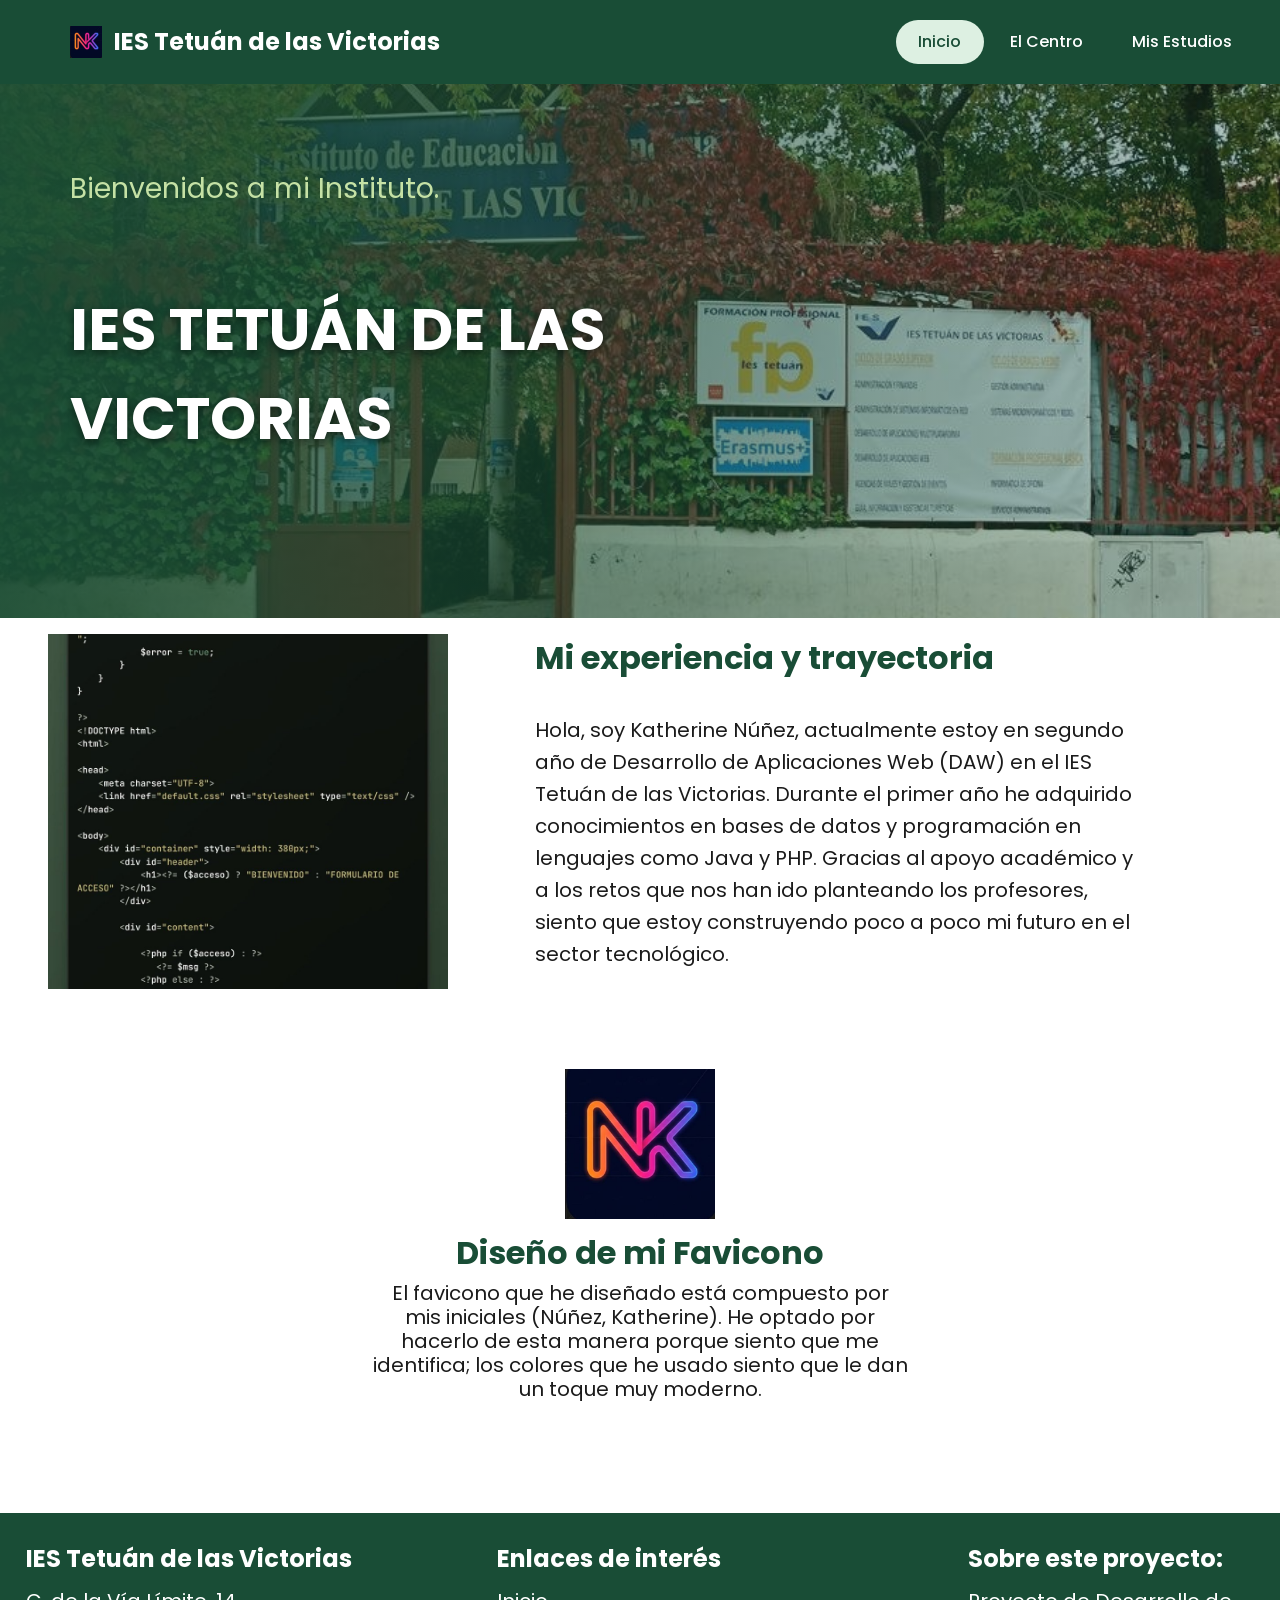
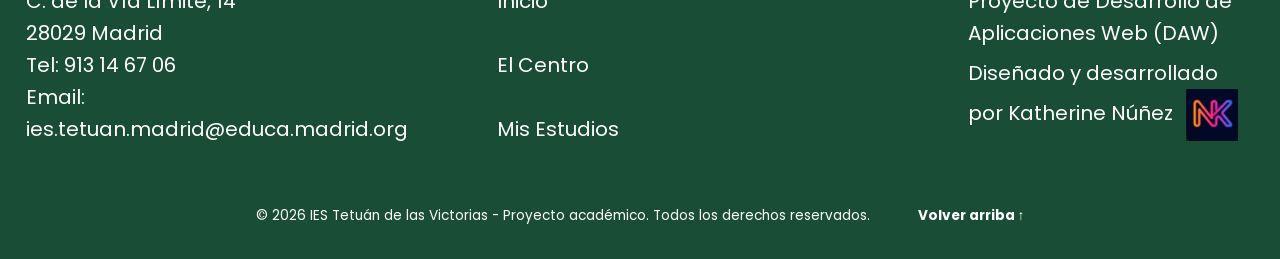
<file: ies-tetuan-web/index.html>
<!DOCTYPE html>
<!-- ==========================================================================
     index.html — PÁGINA 1: INICIO
     Proyecto: Sitio web del IES Tetuán de las Victorias
     Autora: Katherine Núñez Tapia
     Contenido: portada, mi experiencia en el centro y diseño de mi favicono.
     ========================================================================== -->
<html lang="es">
<head>
  <meta charset="UTF-8">
  <meta name="viewport" content="width=device-width, initial-scale=1.0">
  <title>Inicio | IES Tetuán de las Victorias</title>
  <meta name="description" content="Página de inicio del proyecto web sobre el IES Tetuán de las Victorias: mi experiencia en el centro y el diseño de mi favicono.">

  <!-- Favicono personal "KN" (el mismo en las tres páginas) -->
  <link rel="icon" href="img/favicon.ico" sizes="any">
  <link rel="icon" href="img/favicon-32.png" type="image/png" sizes="32x32">
  <link rel="apple-touch-icon" href="img/favicono.png">

  <!-- Hojas de estilo: primero las comunes y después las de esta página -->
  <link rel="stylesheet" href="css/estilos.css">
  <link rel="stylesheet" href="css/inicio.css">

</head>

<body id="arriba">

  <!-- Enlace para saltar el menú al navegar con teclado -->
  <a class="saltar-contenido" href="#contenido">Saltar al contenido</a>

  <!-- ===================== CABECERA Y MENÚ ===================== -->
  <header class="cabecera">
    <div class="cabecera__contenedor">

      <!-- Logotipo + nombre del centro (enlaza con Inicio) -->
      <a class="marca" href="index.html">
        <img class="marca__logo" src="img/favicon.png" alt="" width="40" height="40">
        <span>IES Tetuán de las Victorias</span>
      </a>

      <nav class="navegacion" aria-label="Menú principal">
        
        <input class="menu-check" type="checkbox" id="menu-check" aria-label="Abrir o cerrar el menú">
        <label class="menu-boton" for="menu-check" aria-hidden="true">
          <span class="menu-boton__barra"></span>
          <span class="menu-boton__barra"></span>
          <span class="menu-boton__barra"></span>
        </label>

        <ul class="menu" id="menu-principal">
          <li><a href="index.html" aria-current="page">Inicio</a></li>
          <li><a href="centro.html">El Centro</a></li>
          <li><a href="estudios.html">Mis Estudios</a></li>
        </ul>
      </nav>

    </div>
  </header>

  <main id="contenido">

    <!-- ===================== PORTADA ===================== -->
    <section class="hero">
      <!-- La foto llena toda la portada (object-fit: cover) -->
      <img class="hero__imagen" src="img/hero-instituto.jpg"
           alt="Entrada del IES Tetuán de las Victorias con la fachada cubierta de hiedra roja"
           width="907" height="599">
      <p class="hero__saludo">Bienvenidos a mi Instituto.</p>
      <h1 class="hero__titulo">IES Tetuán de las Victorias</h1>
    </section>

    <!-- ===================== MI EXPERIENCIA ===================== -->
    <section class="experiencia contenedor" aria-labelledby="titulo-experiencia">
      <figure class="experiencia__figura">
        <img class="imagen-recortada" src="img/codigo-php.jpg"
             alt="Captura de código PHP y HTML de un formulario de acceso"
             width="900" height="800" loading="lazy">
      </figure>

      <div class="experiencia__texto">
        <h2 id="titulo-experiencia">Mi experiencia y trayectoria</h2>
        <p>
          Hola, soy Katherine Núñez, actualmente estoy en segundo año de
          Desarrollo de Aplicaciones Web (DAW) en el IES Tetuán de las
          Victorias. Durante el primer año he adquirido conocimientos en bases
          de datos y programación en lenguajes como Java y PHP. Gracias al
          apoyo académico y a los retos que nos han ido planteando los
          profesores, siento que estoy construyendo poco a poco mi futuro en
          el sector tecnológico.
        </p>
      </div>
    </section>

    <!-- ===================== DISEÑO DE MI FAVICONO ===================== -->
    <section class="favicono" aria-labelledby="titulo-favicono">
      <img class="favicono__imagen" src="img/favicono.png"
           alt="Favicono formado por las letras N y K con degradado de neón naranja, rosa y violeta"
           width="256" height="256" loading="lazy">
      <h2 id="titulo-favicono">Diseño de mi Favicono</h2>
      <p>
        El favicono que he diseñado está compuesto por mis iniciales (Núñez,
        Katherine). He optado por hacerlo de esta manera porque siento que me
        identifica; los colores que he usado siento que le dan un toque muy
        moderno.
      </p>
    </section>

  </main>

  <!-- ===================== PIE DE PÁGINA ===================== -->
  <footer class="pie">
    <div class="pie__contenedor">

      <!-- Columna 1: datos de contacto del centro -->
      <div class="pie__col pie__contacto">
        <h2 class="pie__titulo">IES Tetuán de las Victorias</h2>
        <address class="pie__direccion">
          C. de la Vía Límite, 14<br>
          28029 Madrid<br>
          Tel: <a href="tel:+34913146706">913 14 67 06</a><br>
          Email:<br>
          <a href="mailto:ies.tetuan.madrid@educa.madrid.org">ies.tetuan.madrid@educa.madrid.org</a>
        </address>
      </div>

      <!-- Columna 2: enlaces a las tres páginas -->
      <nav class="pie__col pie__enlaces" aria-label="Enlaces de interés">
        <h2 class="pie__titulo">Enlaces de interés</h2>
        <ul>
          <li><a href="index.html">Inicio</a></li>
          <li><a href="centro.html">El Centro</a></li>
          <li><a href="estudios.html">Mis Estudios</a></li>
        </ul>
      </nav>

      <!-- Columna 3: sobre el proyecto (el favicono lleva a Inicio) -->
      <div class="pie__col pie__proyecto">
        <h2 class="pie__titulo">Sobre este proyecto:</h2>
        <p class="pie__descripcion">Proyecto de Desarrollo de Aplicaciones Web (DAW)</p>
        <p class="pie__autor">
          <span class="solo-escritorio">Diseñado y desarrollado por Katherine Núñez</span>
          <span class="solo-movil">Proyecto DAW - Katherine Núñez</span>
          <a href="index.html" aria-label="Ir a la página de inicio">
            <img class="pie__logo" src="img/favicon.png" alt="" width="36" height="36" loading="lazy">
          </a>
        </p>
      </div>

    </div>

    <p class="pie__copy">
      <span class="solo-escritorio">© 2026 IES Tetuán de las Victorias - Proyecto académico. Todos los derechos reservados.</span>
      <span class="solo-movil">© 2026</span>
      <a class="pie__arriba solo-escritorio" href="#arriba">Volver arriba ↑</a>
    </p>
  </footer>

</body>
</html>
</file>
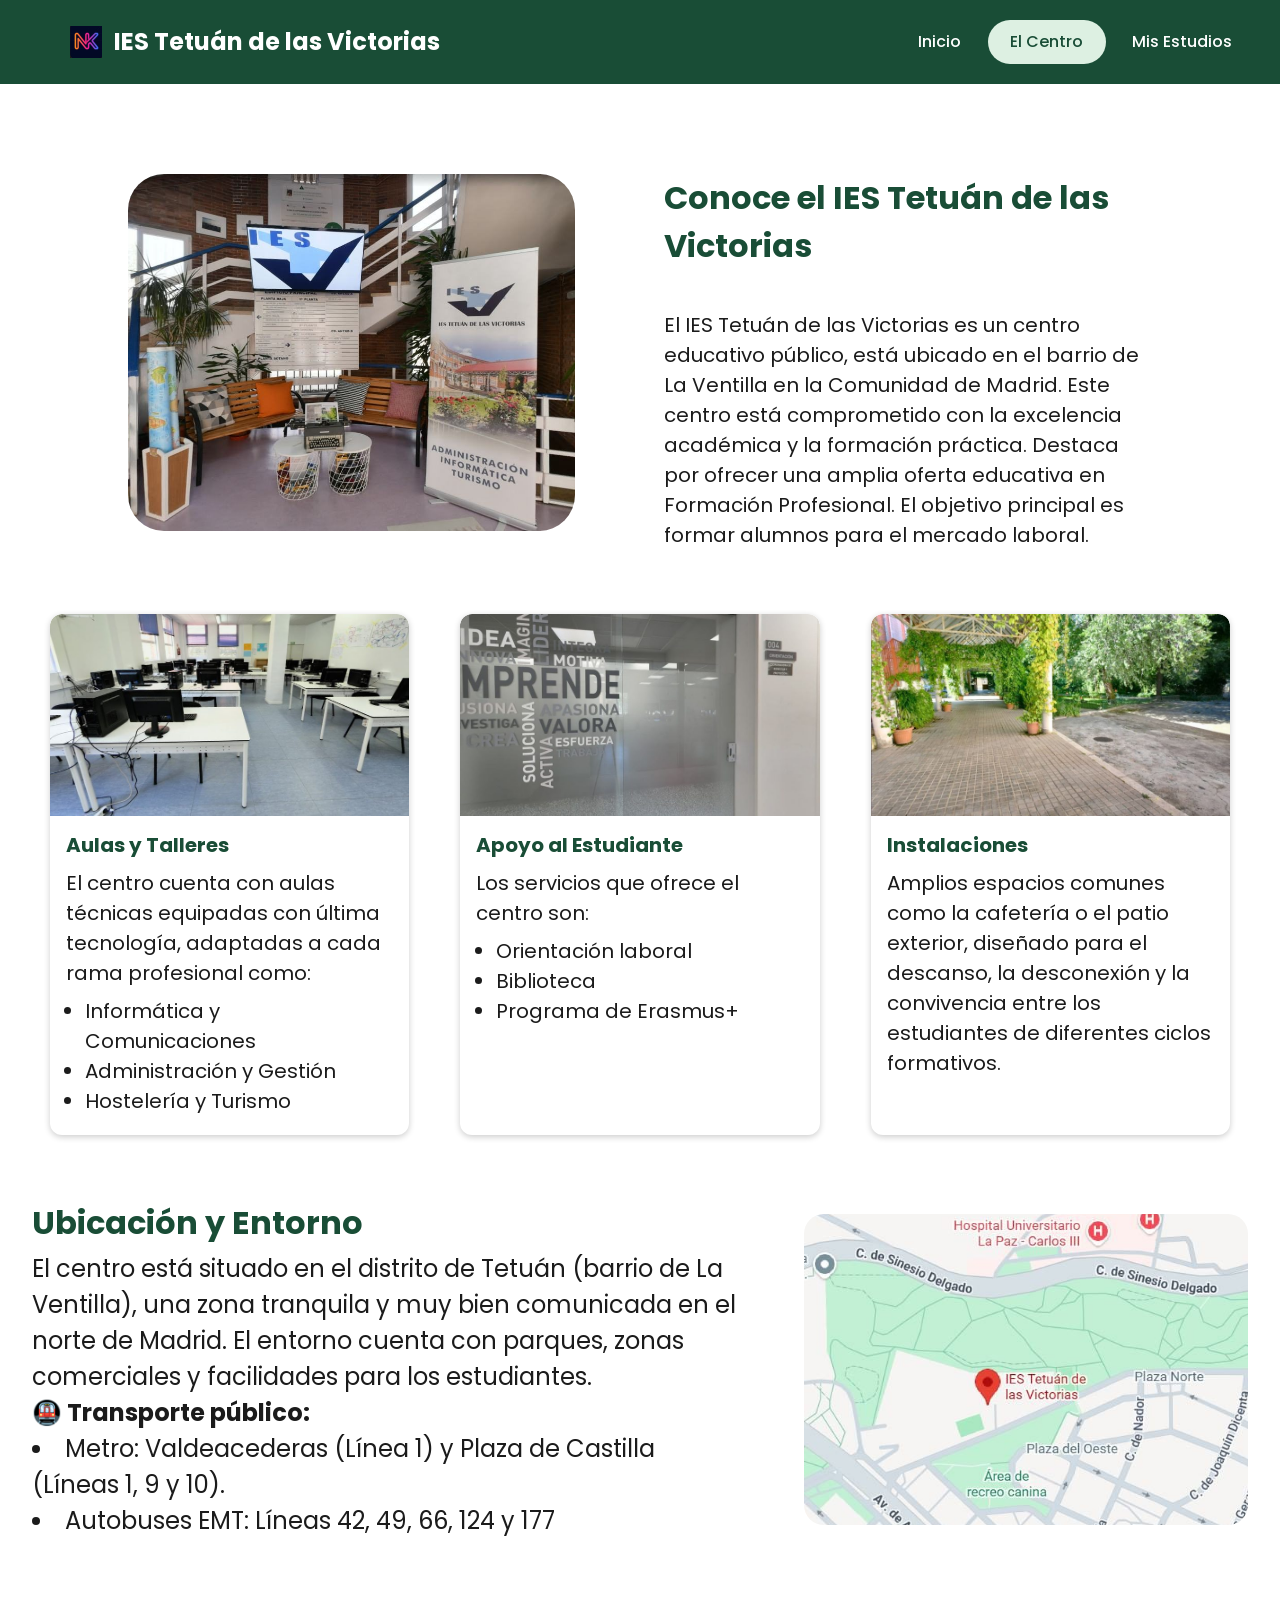
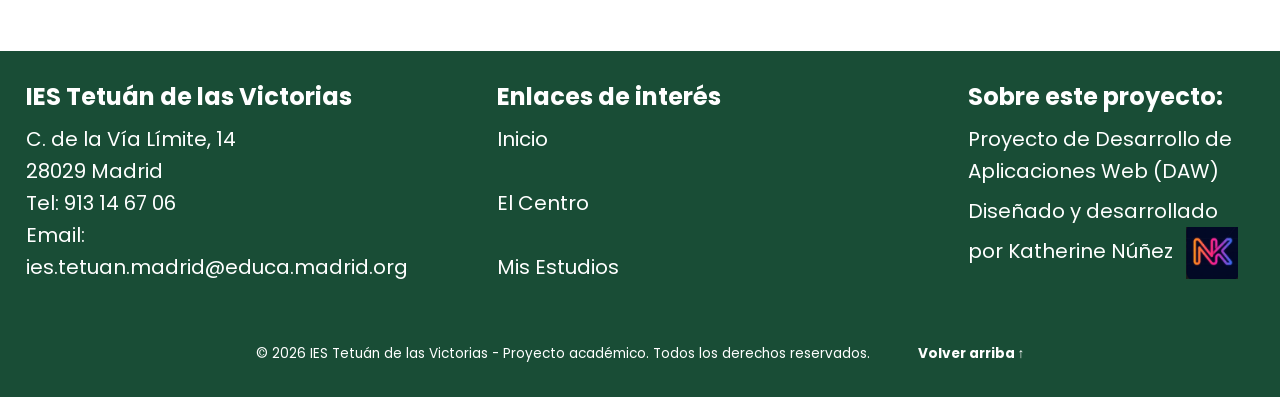
<file: ies-tetuan-web/centro.html>
<!DOCTYPE html>
<!-- ==========================================================================
     centro.html — PÁGINA 2: EL CENTRO (maquetada con Flexbox)
     Proyecto: Sitio web del IES Tetuán de las Victorias
     Autora: Katherine Núñez Tapia
     ========================================================================== -->
<html lang="es">
<head>
  <meta charset="UTF-8">
  <meta name="viewport" content="width=device-width, initial-scale=1.0">
  <title>El Centro | IES Tetuán de las Victorias</title>
  <meta name="description" content="Información sobre el IES Tetuán de las Victorias: instalaciones, servicios, ubicación y entorno.">

  <!-- Favicono personal "KN" (el mismo en las tres páginas) -->
  <link rel="icon" href="img/favicon.ico" sizes="any">
  <link rel="icon" href="img/favicon-32.png" type="image/png" sizes="32x32">
  <link rel="apple-touch-icon" href="img/favicono.png">

  <!-- Hojas de estilo: primero las comunes y después las de esta página -->
  <link rel="stylesheet" href="css/estilos.css">
  <link rel="stylesheet" href="css/centro.css">

</head>

<body id="arriba">

  <!-- Enlace para saltar el menú al navegar con teclado -->
  <a class="saltar-contenido" href="#contenido">Saltar al contenido</a>

  <!-- ===================== CABECERA Y MENÚ ===================== -->
  <header class="cabecera">
    <div class="cabecera__contenedor">

      <!-- Logotipo + nombre del centro (enlaza con Inicio) -->
      <a class="marca" href="index.html">
        <img class="marca__logo" src="img/favicon.png" alt="" width="40" height="40">
        <span>IES Tetuán de las Victorias</span>
      </a>

      <nav class="navegacion" aria-label="Menú principal">
       
        <input class="menu-check" type="checkbox" id="menu-check" aria-label="Abrir o cerrar el menú">
        <label class="menu-boton" for="menu-check" aria-hidden="true">
          <span class="menu-boton__barra"></span>
          <span class="menu-boton__barra"></span>
          <span class="menu-boton__barra"></span>
        </label>

        <ul class="menu" id="menu-principal">
          <li><a href="index.html">Inicio</a></li>
          <li><a href="centro.html" aria-current="page">El Centro</a></li>
          <li><a href="estudios.html">Mis Estudios</a></li>
        </ul>
      </nav>

    </div>
  </header>

  <main id="contenido" class="contenedor">

    <!-- ===================== PRESENTACIÓN (Flexbox: imagen + texto) ===================== -->
    <section class="presentacion" aria-labelledby="titulo-centro">
      <figure class="presentacion__figura">
        <img class="imagen-recortada" src="img/centro-entrada.jpg"
             alt="Zona de entrada del instituto con una pantalla, plantas y un panel informativo del centro"
             width="950" height="697">
      </figure>

      <div class="presentacion__texto">
        <h1 id="titulo-centro">Conoce el IES Tetuán de las Victorias</h1>
        <p>
          El IES Tetuán de las Victorias es un centro educativo público, está
          ubicado en el barrio de La Ventilla en la Comunidad de Madrid. Este
          centro está comprometido con la excelencia académica y la formación
          práctica. Destaca por ofrecer una amplia oferta educativa en
          Formación Profesional. El objetivo principal es formar alumnos para
          el mercado laboral.
        </p>
      </div>
    </section>

    <!-- ===================== TARJETAS (Flexbox con salto de línea) ===================== -->
    <section class="tarjetas" aria-label="Servicios e instalaciones del centro">

      <article class="tarjeta">
        <img class="tarjeta__imagen imagen-recortada" src="img/centro-aula.jpg"
             alt="Aula de informática con mesas blancas y ordenadores"
             width="800" height="559" loading="lazy">
        <div class="tarjeta__cuerpo">
          <h2>Aulas y Talleres</h2>
          <p>
            El centro cuenta con aulas técnicas equipadas con última tecnología,
            adaptadas a cada rama profesional como:
          </p>
          <ul>
            <li>Informática y Comunicaciones</li>
            <li>Administración y Gestión</li>
            <li>Hostelería y Turismo</li>
          </ul>
        </div>
      </article>

      <article class="tarjeta">
        <img class="tarjeta__imagen imagen-recortada" src="img/centro-apoyo.jpg"
             alt="Cristalera del centro con palabras motivadoras como emprende, valora e idea"
             width="800" height="565" loading="lazy">
        <div class="tarjeta__cuerpo">
          <h2>Apoyo al Estudiante</h2>
          <p>Los servicios que ofrece el centro son:</p>
          <ul>
            <li>Orientación laboral</li>
            <li>Biblioteca</li>
            <li>Programa de Erasmus+</li>
          </ul>
        </div>
      </article>

      <article class="tarjeta">
        <img class="tarjeta__imagen imagen-recortada" src="img/centro-patio.jpg"
             alt="Camino del patio exterior del centro rodeado de plantas y árboles"
             width="800" height="552" loading="lazy">
        <div class="tarjeta__cuerpo">
          <h2>Instalaciones</h2>
          <p>
            Amplios espacios comunes como la cafetería o el patio exterior,
            diseñado para el descanso, la desconexión y la convivencia entre
            los estudiantes de diferentes ciclos formativos.
          </p>
        </div>
      </article>

    </section>

    <!-- ===================== UBICACIÓN (Flexbox: texto + mapa) ===================== -->
    <section class="ubicacion" aria-labelledby="titulo-ubicacion">
      <div class="ubicacion__texto">
        <h2 id="titulo-ubicacion">Ubicación y Entorno</h2>
        <p>
          El centro está situado en el distrito de Tetuán (barrio de La
          Ventilla), una zona tranquila y muy bien comunicada en el norte de
          Madrid. El entorno cuenta con parques, zonas comerciales y
          facilidades para los estudiantes.
        </p>
        <h3><span aria-hidden="true">🚇</span> Transporte público:</h3>
        <ul>
          <li>Metro: Valdeacederas (Línea 1) y Plaza de Castilla (Líneas 1, 9 y 10).</li>
          <li>Autobuses EMT: Líneas 42, 49, 66, 124 y 177</li>
        </ul>
      </div>

      <!-- El mapa es un enlace a Google Maps -->
      <figure class="ubicacion__mapa">
        <a href="https://www.google.com/maps/search/?api=1&amp;query=IES+Tetu%C3%A1n+de+las+Victorias+Madrid"
           target="_blank" rel="noopener"
           aria-label="Ver el IES Tetuán de las Victorias en Google Maps (se abre en una pestaña nueva)">
          <img class="imagen-recortada" src="img/mapa-centro.jpg"
               alt="Mapa con la ubicación del IES Tetuán de las Victorias en el norte de Madrid"
               width="567" height="485" loading="lazy">
        </a>
      </figure>
    </section>

  </main>


  <!-- ===================== PIE DE PÁGINA ===================== -->
  <footer class="pie">
    <div class="pie__contenedor">

      <!-- Columna 1: datos de contacto del centro -->
      <div class="pie__col pie__contacto">
        <h2 class="pie__titulo">IES Tetuán de las Victorias</h2>
        <address class="pie__direccion">
          C. de la Vía Límite, 14<br>
          28029 Madrid<br>
          Tel: <a href="tel:+34913146706">913 14 67 06</a><br>
          Email:<br>
          <a href="mailto:ies.tetuan.madrid@educa.madrid.org">ies.tetuan.madrid@educa.madrid.org</a>
        </address>
      </div>

      <!-- Columna 2: enlaces a las tres páginas -->
      <nav class="pie__col pie__enlaces" aria-label="Enlaces de interés">
        <h2 class="pie__titulo">Enlaces de interés</h2>
        <ul>
          <li><a href="index.html">Inicio</a></li>
          <li><a href="centro.html">El Centro</a></li>
          <li><a href="estudios.html">Mis Estudios</a></li>
        </ul>
      </nav>

      <!-- Columna 3: sobre el proyecto (el favicono lleva a Inicio) -->
      <div class="pie__col pie__proyecto">
        <h2 class="pie__titulo">Sobre este proyecto:</h2>
        <p class="pie__descripcion">Proyecto de Desarrollo de Aplicaciones Web (DAW)</p>
        <p class="pie__autor">
          <span class="solo-escritorio">Diseñado y desarrollado por Katherine Núñez</span>
          <span class="solo-movil">Proyecto DAW - Katherine Núñez</span>
          <a href="index.html" aria-label="Ir a la página de inicio">
            <img class="pie__logo" src="img/favicon.png" alt="" width="36" height="36" loading="lazy">
          </a>
        </p>
      </div>

    </div>

    <p class="pie__copy">
      <span class="solo-escritorio">© 2026 IES Tetuán de las Victorias - Proyecto académico. Todos los derechos reservados.</span>
      <span class="solo-movil">© 2026</span>
      <a class="pie__arriba solo-escritorio" href="#arriba">Volver arriba ↑</a>
    </p>
  </footer>

</body>
</html>
</file>
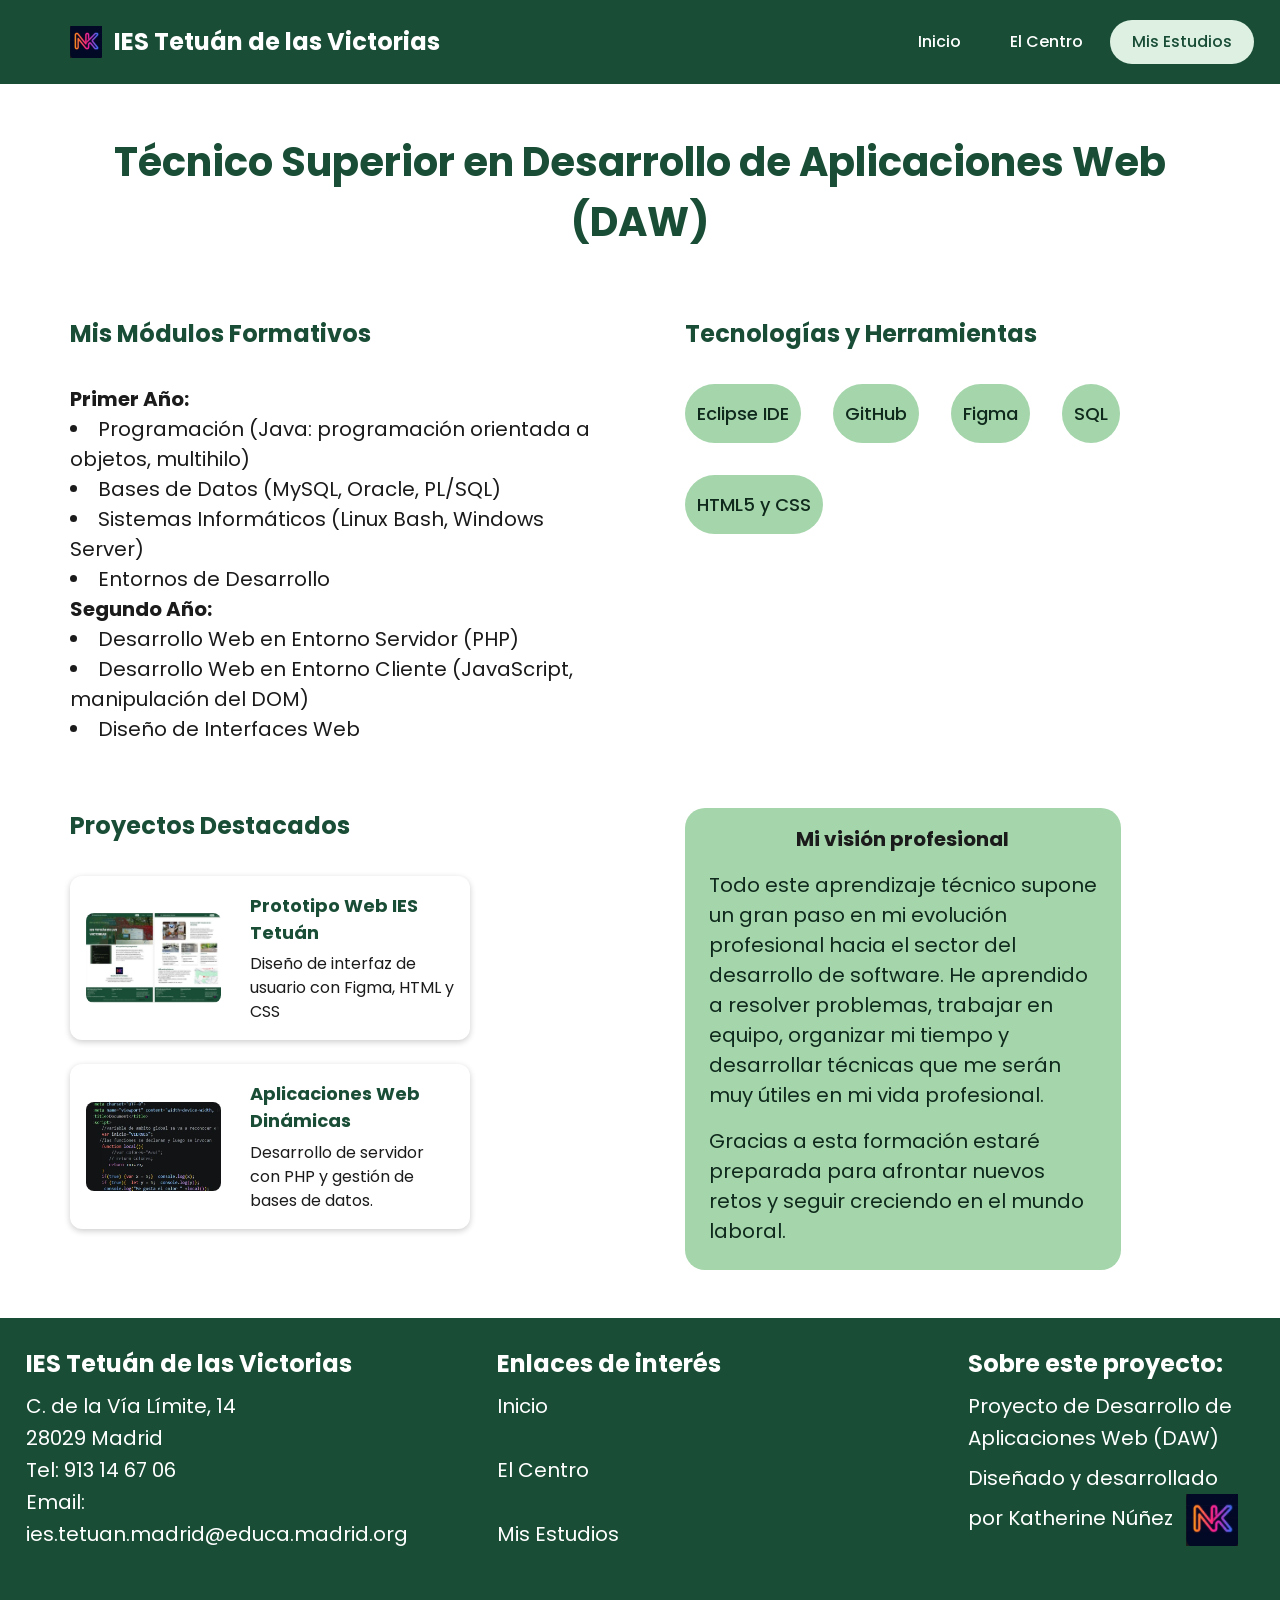
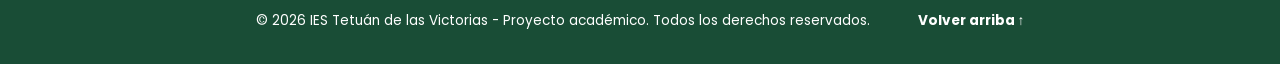
<file: ies-tetuan-web/estudios.html>
<!DOCTYPE html>
<!-- ==========================================================================
     estudios.html — PÁGINA 3: MIS ESTUDIOS (maquetada con CSS Grid)
     Proyecto: Sitio web del IES Tetuán de las Victorias
     Autora: Katherine Núñez Tapia
     ========================================================================== -->
<html lang="es">
<head>
  <meta charset="UTF-8">
  <meta name="viewport" content="width=device-width, initial-scale=1.0">
  <title>Mis Estudios | IES Tetuán de las Victorias</title>
  <meta name="description" content="Mis módulos formativos, tecnologías, proyectos destacados y visión profesional del ciclo de Desarrollo de Aplicaciones Web.">

  <!-- Favicono personal "KN" (el mismo en las tres páginas) -->
  <link rel="icon" href="img/favicon.ico" sizes="any">
  <link rel="icon" href="img/favicon-32.png" type="image/png" sizes="32x32">
  <link rel="apple-touch-icon" href="img/favicono.png">

  <!-- Hojas de estilo: primero las comunes y después las de esta página -->
  <link rel="stylesheet" href="css/estilos.css">
  <link rel="stylesheet" href="css/estudios.css">

</head>

<body id="arriba">

  <!-- Enlace para saltar el menú al navegar con teclado -->
  <a class="saltar-contenido" href="#contenido">Saltar al contenido</a>

  <!-- ===================== CABECERA Y MENÚ ===================== -->
  <header class="cabecera">
    <div class="cabecera__contenedor">

      <!-- Logotipo + nombre del centro (enlaza con Inicio) -->
      <a class="marca" href="index.html">
        <img class="marca__logo" src="img/favicon.png" alt="" width="40" height="40">
        <span>IES Tetuán de las Victorias</span>
      </a>

      <nav class="navegacion" aria-label="Menú principal">
        
        <input class="menu-check" type="checkbox" id="menu-check" aria-label="Abrir o cerrar el menú">
        <label class="menu-boton" for="menu-check" aria-hidden="true">
          <span class="menu-boton__barra"></span>
          <span class="menu-boton__barra"></span>
          <span class="menu-boton__barra"></span>
        </label>

        <ul class="menu" id="menu-principal">
          <li><a href="index.html">Inicio</a></li>
          <li><a href="centro.html">El Centro</a></li>
          <li><a href="estudios.html" aria-current="page">Mis Estudios</a></li>
        </ul>
      </nav>

    </div>
  </header>

  <main id="contenido" class="contenedor">

    <h1 class="estudios__titulo">Técnico Superior en Desarrollo de Aplicaciones Web (DAW)</h1>

    <!-- ===================== REJILLA PRINCIPAL (CSS Grid) ===================== -->
    <div class="estudios">

      <section class="modulos" aria-labelledby="titulo-modulos">
        <h2 id="titulo-modulos">Mis Módulos Formativos</h2>

        <h3>Primer Año:</h3>
        <ul>
          <li>Programación (Java: programación orientada a objetos, multihilo)</li>
          <li>Bases de Datos (MySQL, Oracle, PL/SQL)</li>
          <li>Sistemas Informáticos (Linux Bash, Windows Server)</li>
          <li>Entornos de Desarrollo</li>
        </ul>

        <h3>Segundo Año:</h3>
        <ul>
          <li>Desarrollo Web en Entorno Servidor (PHP)</li>
          <li>Desarrollo Web en Entorno Cliente (JavaScript, manipulación del DOM)</li>
          <li>Diseño de Interfaces Web</li>
        </ul>
      </section>

      <section class="tecnologias" aria-labelledby="titulo-tecnologias">
        <h2 id="titulo-tecnologias">Tecnologías y Herramientas</h2>
        <ul class="etiquetas">
          <li>Eclipse IDE</li>
          <li>GitHub</li>
          <li>Figma</li>
          <li>SQL</li>
          <li>HTML5 y CSS</li>
        </ul>
      </section>

      <section class="proyectos" aria-labelledby="titulo-proyectos">
        <h2 id="titulo-proyectos">Proyectos Destacados</h2>

        <article class="proyecto tarjeta">
          <img class="proyecto__imagen imagen-recortada" src="img/proyecto-prototipo.jpg"
               alt="Vista previa del prototipo de la web del IES Tetuán en Figma"
               width="611" height="411" loading="lazy">
          <div>
            <h3>Prototipo Web IES Tetuán</h3>
            <p>Diseño de interfaz de usuario con Figma, HTML y CSS</p>
          </div>
        </article>

        <article class="proyecto tarjeta">
          <img class="proyecto__imagen imagen-recortada" src="img/proyecto-aplicaciones-web.jpg"
               alt="Captura de código JavaScript en un editor"
               width="532" height="437" loading="lazy">
          <div>
            <h3>Aplicaciones Web Dinámicas</h3>
            <p>Desarrollo de servidor con PHP y gestión de bases de datos.</p>
          </div>
        </article>
      </section>

      <section class="vision" aria-labelledby="titulo-vision">
        <h2 id="titulo-vision">Mi visión profesional</h2>
        <p>
          Todo este aprendizaje técnico supone un gran paso en mi evolución
          profesional hacia el sector del desarrollo de software. He aprendido
          a resolver problemas, trabajar en equipo, organizar mi tiempo y
          desarrollar técnicas que me serán muy útiles en mi vida profesional.
        </p>
        <p>
          Gracias a esta formación estaré preparada para afrontar nuevos retos
          y seguir creciendo en el mundo laboral.
        </p>
      </section>

    </div>

  </main>


  <!-- ===================== PIE DE PÁGINA ===================== -->
  <footer class="pie">
    <div class="pie__contenedor">

      <!-- Columna 1: datos de contacto del centro -->
      <div class="pie__col pie__contacto">
        <h2 class="pie__titulo">IES Tetuán de las Victorias</h2>
        <address class="pie__direccion">
          C. de la Vía Límite, 14<br>
          28029 Madrid<br>
          Tel: <a href="tel:+34913146706">913 14 67 06</a><br>
          Email:<br>
          <a href="mailto:ies.tetuan.madrid@educa.madrid.org">ies.tetuan.madrid@educa.madrid.org</a>
        </address>
      </div>

      <!-- Columna 2: enlaces a las tres páginas -->
      <nav class="pie__col pie__enlaces" aria-label="Enlaces de interés">
        <h2 class="pie__titulo">Enlaces de interés</h2>
        <ul>
          <li><a href="index.html">Inicio</a></li>
          <li><a href="centro.html">El Centro</a></li>
          <li><a href="estudios.html">Mis Estudios</a></li>
        </ul>
      </nav>

      <!-- Columna 3: sobre el proyecto (el favicono lleva a Inicio) -->
      <div class="pie__col pie__proyecto">
        <h2 class="pie__titulo">Sobre este proyecto:</h2>
        <p class="pie__descripcion">Proyecto de Desarrollo de Aplicaciones Web (DAW)</p>
        <p class="pie__autor">
          <span class="solo-escritorio">Diseñado y desarrollado por Katherine Núñez</span>
          <span class="solo-movil">Proyecto DAW - Katherine Núñez</span>
          <a href="index.html" aria-label="Ir a la página de inicio">
            <img class="pie__logo" src="img/favicon.png" alt="" width="36" height="36" loading="lazy">
          </a>
        </p>
      </div>

    </div>

    <p class="pie__copy">
      <span class="solo-escritorio">© 2026 IES Tetuán de las Victorias - Proyecto académico. Todos los derechos reservados.</span>
      <span class="solo-movil">© 2026</span>
      <a class="pie__arriba solo-escritorio" href="#arriba">Volver arriba ↑</a>
    </p>
  </footer>

</body>
</html>
</file>
<file: ies-tetuan-web/css/estilos.css>
/* ==========================================================================
   estilos.css — Estilos COMUNES a las tres páginas
   Proyecto: Sitio web del IES Tetuán de las Victorias
   Autora: Katherine Núñez Tapia


/* ==========================================================================
   1. FUENTES
   Poppins en tres pesos: 400 (normal), 500 (medio) y 700 (negrita).
   font-display: swap muestra el texto enseguida con una fuente de reserva
   mientras se descarga Poppins.
   ========================================================================== */
@font-face {
  font-family: "Poppins";
  src: url("../fonts/Poppins-Regular.woff") format("woff");
  font-weight: 400;
  font-style: normal;
  font-display: swap;
}

@font-face {
  font-family: "Poppins";
  src: url("../fonts/Poppins-Medium.woff") format("woff");
  font-weight: 500;
  font-style: normal;
  font-display: swap;
}

@font-face {
  font-family: "Poppins";
  src: url("../fonts/Poppins-Bold.woff") format("woff");
  font-weight: 700;
  font-style: normal;
  font-display: swap;
}


/* ==========================================================================
   2. VARIABLES
 
   ========================================================================== */
:root {
  /* Paleta */
  --verde-oscuro: #194d36;   /* cabecera, pie y títulos */
  --verde-claro: #a5d5ab;    /* etiquetas y caja "Mi visión profesional" */
  --verde-pastel: #ddf0e2;   /* opción activa del menú */
  --verde-hero: #c5e1a5;     /* saludo sobre la foto de portada */
  --texto: #1b1b1b;          /* texto principal (contraste alto sobre blanco) */
  --blanco: #ffffff;
  --foco: #f5c542;           /* anillo de foco para navegar con teclado */

  /* Medidas */
  --radio: 12px;             /* esquinas de tarjetas e imágenes */
  --radio-grande: 36px;      /* imagen principal de "El Centro" */
  --sombra: 0 2px 6px rgba(0, 0, 0, 0.2);
  --sombra-elevada: 0 10px 20px rgba(0, 0, 0, 0.2);
  --ancho-max: 1280px;       /* ancho útil del contenido en escritorio (1440px - márgenes de 80px) */
  --espacio: clamp(1rem, 3vw, 2rem);
}


/* ==========================================================================
   3. RESET Y ESTILOS BASE
   ========================================================================== */

/* box-sizing: border-box hace que el padding no aumente el ancho de las cajas */
*,
*::before,
*::after {
  box-sizing: border-box;
}

html {
  scroll-behavior: smooth; /* el enlace "Volver arriba" se desplaza suavemente */
}

body {
  margin: 0;
  font-family: "Poppins", Arial, Helvetica, sans-serif;
  /* 20px: tamaño del texto de cuerpo definido en Figma (escritorio y móvil) */
  font-size: 1.25rem;
  line-height: 1.6;
  color: var(--texto);
  background-color: var(--blanco);
  /* El pie de página queda siempre abajo aunque la página tenga poco contenido */
  display: flex;
  flex-direction: column;
  min-height: 100vh;
}

main {
  flex: 1;
}

/* Las imágenes nunca se salen de su contenedor y no se deforman */
img {
  display: block;
  max-width: 100%;
  height: auto;
}

h1,
h2,
h3 {
  line-height: 1.5;
  color: var(--verde-oscuro);
}

a {
  color: inherit;
}


/* ==========================================================================
   4. ACCESIBILIDAD
   ========================================================================== */

/* Enlace oculto que aparece al pulsar Tab: permite saltar el menú */
.saltar-contenido {
  position: absolute;
  top: -5rem;
  left: 1rem;
  z-index: 100;
  padding: 0.5rem 1rem;
  border-radius: var(--radio);
  background-color: var(--blanco);
  color: var(--verde-oscuro);
  font-weight: 700;
  transition: top 0.2s ease;
}

.saltar-contenido:focus {
  top: 1rem;
}


a:focus-visible,
button:focus-visible {
  outline: 3px solid var(--foco);
  outline-offset: 3px;
}


/* ==========================================================================
   5. CABECERA Y MENÚ DE NAVEGACIÓN
   ========================================================================== */
.cabecera {
  background-color: var(--verde-oscuro);
  color: var(--blanco);
}

.cabecera__contenedor {
  display: flex;
  flex-wrap: wrap;
  align-items: center;
  justify-content: space-between;
  gap: 0.75rem 1rem;
  min-height: 84px;                       /* altura de la cabecera en el prototipo */
  /* 80px a la izquierda (como la portada) y un margen menor a la derecha */
  padding: 0.5rem clamp(1rem, 2vw, 28px) 0.5rem clamp(1rem, 5.5vw, 80px);
}

/* Logotipo (favicono) + nombre del centro; es un enlace a Inicio */
.marca {
  display: flex;
  align-items: center;
  gap: 0.75rem;
  color: var(--blanco);
  font-size: clamp(1.1rem, 5.8vw, 1.5rem); /* 24px en escritorio, algo menos en móvil */
  font-weight: 700;
  text-decoration: none;
}

.marca__logo {
  width: 32px;
  height: 32px;
}

/* Lista de enlaces en horizontal (escritorio) */
.menu {
  display: flex;
  gap: 0.25rem;
  margin: 0;
  padding: 0;
  list-style: none;
}

.menu a {
  display: block;
  padding: 0.55rem 1.4rem;
  border-radius: 999px;
  color: var(--blanco);
  font-size: 1rem;
  font-weight: 500;
  text-decoration: none;
  transition: background-color 0.25s ease, color 0.25s ease;
}

.menu a:hover {
  background-color: rgba(255, 255, 255, 0.18);
}

/* Página actual: "píldora" clara, como en el prototipo */
.menu a[aria-current="page"] {
  background-color: var(--verde-pastel);
  color: var(--verde-oscuro);
}


.menu-check {
  position: absolute;
  opacity: 0;
  width: 1px;
  height: 1px;
}

.menu-boton {
  display: none;
  padding: 0.4rem 0;
  cursor: pointer;
}

/* Se ve el foco cuando se llega a la casilla con el teclado */
.menu-check:focus-visible + .menu-boton {
  outline: 3px solid var(--foco);
  outline-offset: 3px;
}

.menu-boton__barra {
  display: block;
  width: 28px;
  height: 2px;
  background-color: var(--blanco);
  transition: transform 0.25s ease, opacity 0.25s ease;
}

.menu-boton__barra + .menu-boton__barra {
  margin-top: 6px;
}

/* Al abrir el menú, las tres barras se convierten en una X */
.menu-check:checked + .menu-boton .menu-boton__barra:nth-child(1) {
  transform: translateY(8px) rotate(45deg);
}

.menu-check:checked + .menu-boton .menu-boton__barra:nth-child(2) {
  opacity: 0;
}

.menu-check:checked + .menu-boton .menu-boton__barra:nth-child(3) {
  transform: translateY(-8px) rotate(-45deg);
}


/* ==========================================================================
   6. CONTENEDOR Y TIPOGRAFÍA
   ========================================================================== */

/* Centra el contenido y limita su ancho en pantallas grandes */
.contenedor {
  width: 100%;
  max-width: calc(var(--ancho-max) + 2 * var(--espacio));
  margin-inline: auto;
  padding-inline: var(--espacio);
}

/* Escala tipográfica: H1 entre 24 y 32px en negrita (según Figma) */
h1 {
  font-size: 2rem;   /* 32px */
  font-weight: 700;
}

h2 {
  font-size: 2rem;   /* 32px */
  font-weight: 700;
}

h3 {
  font-size: 1.25rem;
  font-weight: 700;
}


/* ==========================================================================
   7. TARJETAS E IMÁGENES REUTILIZABLES
   ========================================================================== */


.imagen-recortada {
  width: 100%;
  object-fit: cover;
  border-radius: var(--radio);
}

/* Tarjeta blanca con sombra */
.tarjeta {
  overflow: hidden;
  border-radius: var(--radio);
  background-color: var(--blanco);
  box-shadow: var(--sombra);
  transition: transform 0.25s ease, box-shadow 0.25s ease;
}

.tarjeta:hover {
  transform: translateY(-4px);
  box-shadow: var(--sombra-elevada);
}

/* Listas con viñetas dentro del contenido */
main ul {
  padding-left: 1.2rem;
}


/* ==========================================================================
   8. PIE DE PÁGINA
   Se organiza con Flexbox: tres columnas en escritorio, bloque compacto
   en móvil.
   ========================================================================== */
.pie {
  margin-top: 3rem;
  background-color: var(--verde-oscuro);
  color: var(--blanco);
  font-size: 1.25rem;   /* 20px */
}

.pie__contenedor {
  display: flex;
  flex-wrap: wrap;
  justify-content: space-between;
  gap: 1.5rem 2rem;
  padding: 1.75rem clamp(1rem, 2vw, 28px) 1rem;
}

/* Las dos primeras columnas son más anchas que la tercera (proporción 3 : 3 : 2).
   min-width evita que se estrechen demasiado: si no caben, bajan de línea. */
.pie__col {
  flex: 3.07 1 0;
  min-width: 13rem;
}

.pie__proyecto {
  flex: 2 1 0;
}

.pie__titulo {
  margin: 0 0 0.5rem;
  color: var(--blanco);
  font-size: 1.5rem;   /* 24px */
}

.pie p,
.pie address {
  margin: 0 0 0.5rem;
  font-style: normal; /* <address> viene en cursiva por defecto */
}

.pie a {
  color: var(--blanco);
  text-decoration: none;
}

.pie a:hover {
  text-decoration: underline;
}

.pie__enlaces ul {
  margin: 0;
  padding: 0;
  list-style: none;
}

.pie__enlaces li {
  margin-bottom: 2rem; /* en Figma los enlaces del pie van bastante separados */
}

/* Favicono pequeño: enlaza con la página de inicio */
.pie__autor a {
  display: inline-block;
  vertical-align: middle;
  margin-left: 0.5rem;
}

.pie__logo {
  width: 52px;
  height: 52px;
}

/* Línea inferior: copyright + volver arriba */
.pie__copy {
  display: flex;
  flex-wrap: wrap;
  align-items: center;
  justify-content: center;
  gap: 0.5rem 3rem;
  margin: 0;
  padding: 0.75rem var(--espacio) 1.5rem;
  font-size: 0.85rem;
}

.pie__arriba {
  font-weight: 700;
  color: var(--verde-hero);
}

/* Textos que solo se ven en escritorio o solo en móvil */
.solo-movil {
  display: none;
}


/* ==========================================================================
   9. ANIMACIONES (sencillas, no recargan la página)
   ========================================================================== */

/* Las secciones aparecen suavemente al cargar la página */
@keyframes aparecer {
  from {
    opacity: 0;
    transform: translateY(16px);
  }
  to {
    opacity: 1;
    transform: translateY(0);
  }
}

main section {
  animation: aparecer 0.7s ease-out both;
}

main section:nth-of-type(2) {
  animation-delay: 0.15s;
}

main section:nth-of-type(3) {
  animation-delay: 0.3s;
}

/* Respeta a las personas que desactivan las animaciones en su sistema */
@media (prefers-reduced-motion: reduce) {
  *,
  *::before,
  *::after {
    animation: none !important;
    transition: none !important;
    scroll-behavior: auto !important;
  }
}


/* ==========================================================================
   10. RESPONSIVE — versión móvil (hasta 768px)
   ========================================================================== */
@media (max-width: 768px) {

  /* Cabecera: logotipo arriba y botón hamburguesa debajo, a la izquierda */
  .cabecera__contenedor {
    flex-direction: column;
    align-items: flex-start;
    gap: 0.4rem;
    min-height: 0;
    padding: 0.65rem 0.8rem;
  }

  .menu-boton {
    display: block;
  }

  .navegacion {
    width: 100%;
  }

  /* El menú empieza cerrado y se abre al marcar la casilla (:checked) */
  .menu {
    display: none;
    flex-direction: column;
    padding-bottom: 0.5rem;
  }

  .menu-check:checked ~ .menu {
    display: flex;
  }

  /* Pie compacto: solo título, autoría con favicono y copyright */
  .pie__contacto .pie__direccion,
  .pie__enlaces,
  .pie__proyecto .pie__titulo,
  .pie__descripcion {
    display: none;
  }

  .pie {
    margin-top: 2rem;
    line-height: 1.45;
  }

  .pie__contenedor {
    flex-direction: column;
    gap: 0;
    padding: 1.25rem 0.7rem 0;
  }

  .pie__col {
    flex: 0 0 auto;
    min-width: 0;
  }

  /* En móvil el título del pie es texto normal, como en el prototipo */
  .pie__titulo {
    margin: 0;
    font-size: 1.25rem;
    font-weight: 400;
    line-height: 1.45;
  }

  /* Texto y favicono en una sola línea (flex ignora los espacios entre ellos) */
  .pie__autor {
    display: flex;
    align-items: center;
    gap: 0.25rem;
    margin: 0;
  }

  .pie__autor a {
    margin-left: 0;
  }

  .pie__logo {
    width: 30px;
    height: 30px;
  }

  .pie__copy {
    justify-content: flex-start;
    padding: 0 0.8rem 1.25rem;
    font-size: 1.25rem;
  }

  .solo-escritorio {
    display: none;
  }

  .solo-movil {
    display: inline;
  }
}
</file>
<file: ies-tetuan-web/css/inicio.css>
/* ==========================================================================
   1. PORTADA 
   La foto ocupa todo el ancho y lleva encima una capa verde oscura
   (degradado) para que el texto blanco se lea sin problemas.
   ========================================================================== */
.hero {
  position: relative;
  isolation: isolate; /* mantiene la foto y la capa dentro de la portada */
  display: flex;
  flex-direction: column;
  justify-content: flex-start;
  gap: clamp(1.5rem, 6vw, 88px);
  min-height: clamp(260px, 41.7vw, 600px);          /* 600px en escritorio */
  padding: clamp(2rem, 6.5vw, 94px) clamp(1rem, 5.5vw, 80px) 2rem;
  overflow: hidden;
  color: var(--blanco);
}

/* La foto de fondo se recorta para llenar la portada sin deformarse */
.hero__imagen {
  position: absolute;
  inset: 0;
  z-index: -2;
  width: 100%;
  height: 100%;
  object-fit: cover;
}

/* Capa de oscurecimiento: más intensa a la izquierda, donde está el texto */
.hero::before {
  content: "";
  position: absolute;
  inset: 0;
  z-index: -1;
  background: linear-gradient(
    90deg,
    rgba(25, 77, 54, 0.92) 0%,
    rgba(25, 77, 54, 0.62) 45%,
    rgba(25, 77, 54, 0.3) 100%
  );
}

.hero__saludo {
  margin: 0;
  color: var(--verde-hero);
  font-size: clamp(1.1rem, 2.2vw, 2rem);
  font-weight: 400;
  line-height: 1.5;
}

.hero__titulo {
  max-width: 12.5em;
  margin: 0;
  color: var(--blanco);
  font-size: clamp(1.5rem, 4.6vw, 4rem);
  text-transform: uppercase;
  text-shadow: 0 3px 8px rgba(0, 0, 0, 0.5);
}


/* ==========================================================================
   2. MI EXPERIENCIA Y TRAYECTORIA
   Imagen a la izquierda y texto a la derecha, con Flexbox.
   ========================================================================== */
.experiencia {
  display: flex;
  align-items: flex-start;
  justify-content: flex-start;
  gap: clamp(1.5rem, 6.8vw, 98px);
  padding-block: 1rem 5rem;
  padding-inline-start: calc(var(--espacio) + 1rem);
}

.experiencia__figura {
  flex: 0 0 clamp(240px, 31.25vw, 450px);   /* 450px en escritorio */
  margin: 0;
}

/* En el prototipo la captura de código tiene las esquinas rectas */
.experiencia__figura img {
  aspect-ratio: 9 / 8;
  border-radius: 0;
}

.experiencia__texto {
  flex: 0 1 37.5rem;
}

.experiencia__texto h2 {
  margin: 0 0 2rem;
}

.experiencia__texto p {
  margin: 0;
}


/* ==========================================================================
   3. DISEÑO DE MI FAVICONO (bloque centrado)
   ========================================================================== */
.favicono {
  max-width: 37.5rem;
  margin-inline: auto;
  padding: 0 var(--espacio) 4rem;
  text-align: center;
}

.favicono p {
  margin: 0;
  font-size: 1.25rem;
  line-height: 1.2;
}

.favicono__imagen {
  width: 150px;
  height: 150px;
  margin: 0 auto 0.6rem;
  /* Animación suave: el favicono "flota" arriba y abajo */
  animation: flotar 4s ease-in-out infinite;
}

.favicono h2 {
  margin: 0 0 0.25rem;
}

@keyframes flotar {
  0%,
  100% {
    transform: translateY(0);
  }
  50% {
    transform: translateY(-8px);
  }
}


/* ==========================================================================
   4. RESPONSIVE (hasta 768px)
   La imagen pasa encima del texto y ocupa todo el ancho.
   ========================================================================== */
@media (max-width: 768px) {
  .hero {
    min-height: 290px;
    padding: 2rem 1rem;
    gap: 6rem;
  }

  .hero__saludo {
    font-size: 1.25rem;
  }

  .hero__titulo {
    font-size: 1.5rem;
  }

  /* La captura de código ocupa todo el ancho; el texto lleva margen lateral */
  .experiencia {
    flex-direction: column;
    align-items: stretch;
    gap: 1.8rem;
    padding: 2rem 0;
  }

  .experiencia__figura {
    flex: 0 0 auto;
  }

  .experiencia__figura img {
    aspect-ratio: 1 / 1.02;
  }

  .experiencia__texto {
    flex: 0 0 auto;
    padding-inline: 1.25rem;
  }

  .experiencia__texto h2 {
    margin-bottom: 1.5rem;
  }

  .favicono {
    padding-inline: 0.4rem;
    padding-bottom: 1rem;
  }
}
</file>
<file: ies-tetuan-web/css/centro.css>
/* ==========================================================================
   centro.css — Estilos exclusivos de la página EL CENTRO (centro.html)
   Toda la maquetación de esta página se hace con FLEXBOX.
   ========================================================================== */

main.contenedor {
  padding-top: clamp(1.5rem, 7vw, 100px);
}

main.contenedor > section {
  margin-bottom: clamp(2rem, 5vw, 70px);
}


/* ==========================================================================
   1. PRESENTACIÓN DEL CENTRO (Flexbox en fila)
   ========================================================================== */
.presentacion {
  display: flex;
  align-items: flex-start;
  justify-content: center;
  gap: clamp(1.5rem, 7vw, 100px);
}

/* La imagen mantiene un ancho fijo; el texto ocupa el espacio restante */
.presentacion__figura {
  flex: 0 0 clamp(260px, 34.9vw, 502px);   /* 502px en escritorio */
  margin: 0;
}

.presentacion__figura img {
  aspect-ratio: 5 / 4;
  border-radius: var(--radio-grande);
}

.presentacion__texto {
  flex: 0 1 30.5rem;
}

.presentacion__texto h1 {
  margin: 0 0 2.5rem;
}

.presentacion__texto p {
  margin: 0;
  line-height: 1.5;
}


/* ==========================================================================
   2. TARJETAS: Aulas y Talleres, Apoyo al Estudiante, Instalaciones
   flex-wrap permite que las tarjetas bajen de línea cuando no caben.
   ========================================================================== */
.tarjetas {
  display: flex;
  flex-wrap: wrap;
  gap: clamp(1rem, 4vw, 3.6rem);
  max-width: 1180px;
  margin-inline: auto;
}

/* flex: 1 1 220px = crece, se encoge y parte de 220px de ancho mínimo */
.tarjetas .tarjeta {
  display: flex;
  flex-direction: column;
  flex: 1 1 220px;
}

.tarjeta__imagen {
  aspect-ratio: 16 / 9;
  border-radius: var(--radio) var(--radio) 0 0;
}

.tarjeta__cuerpo {
  padding: 0.9rem 1rem 1.2rem;
  font-size: 1.25rem;
  line-height: 1.5;
}

.tarjeta__cuerpo h2 {
  margin: 0 0 0.5rem;
  font-size: 1.25rem;
  line-height: 1.5;
}

.tarjeta__cuerpo p {
  margin: 0 0 0.5rem;
}

.tarjeta__cuerpo ul {
  margin: 0;
}


/* ==========================================================================
   3. UBICACIÓN Y ENTORNO (Flexbox en fila: texto + mapa)
   ========================================================================== */
.ubicacion {
  display: flex;
  align-items: center;
  justify-content: space-between;
  gap: clamp(1.5rem, 5vw, 4rem);
}

.ubicacion__texto {
  flex: 1 1 0;
  max-width: 44rem;
  /* En el prototipo este bloque usa un texto más grande (24px) */
  font-size: clamp(1.125rem, 0.9rem + 0.8vw, 1.5rem);
  line-height: 1.5;
}

.ubicacion__texto h2 {
  margin: 0 0 0.25rem;
}

.ubicacion__texto p {
  margin: 0;
}

.ubicacion__texto h3 {
  margin: 0;
  color: var(--texto);
  font-size: 1em;
}


.ubicacion__texto ul {
  margin: 0;
  padding: 0;
  list-style: disc inside;
}

/* El mapa es un enlace a Google Maps */
.ubicacion__mapa {
  flex: 0 1 clamp(260px, 34.7vw, 500px);   /* 500px en escritorio */
  margin: 0;
}

.ubicacion__mapa a {
  display: block;
  border-radius: 20px;
  transition: transform 0.25s ease, box-shadow 0.25s ease;
}

.ubicacion__mapa a:hover {
  transform: scale(1.02);
  box-shadow: var(--sombra-elevada);
}

.ubicacion__mapa img {
  aspect-ratio: 10 / 7;
  border-radius: 20px;
}


/* ==========================================================================
   4. RESPONSIVE
   ========================================================================== */

/* Tablet y móvil: las filas pasan a columna */
@media (max-width: 768px) {
  .presentacion,
  .ubicacion {
    flex-direction: column;
    align-items: stretch;
  }

  main.contenedor {
    padding: 0 0.6rem;
  }

  .presentacion__figura,
  .ubicacion__mapa {
    flex: 0 0 auto;
  }

  .presentacion {
    gap: 1rem;
  }

  .presentacion__figura img {
    aspect-ratio: 19 / 20;
    border-radius: 24px;
  }

  .presentacion__texto {
    flex: 0 0 auto;
    text-align: center;
  }

  .presentacion__texto h1 {
    margin-bottom: 1.5rem;
  }

  .tarjetas {
    gap: 2.5rem;
  }

  /* En móvil el bloque de ubicación también usa texto de 24px */
  .ubicacion__texto {
    font-size: 1.5rem;
  }

  /* En la ubicación, el mapa va debajo del texto (igual que en Figma) */
  .ubicacion__texto {
    max-width: none;
  }
}

/* Móvil: una tarjeta por fila */
@media (max-width: 600px) {
  .tarjetas .tarjeta {
    flex-basis: 100%;
  }
}
</file>
<file: ies-tetuan-web/css/estudios.css>
/* ==========================================================================
   estudios.css — Estilos exclusivos de la página MIS ESTUDIOS (estudios.html)
   Toda la maquetación de esta página se hace con CSS GRID.
   ========================================================================== */

main.contenedor {
  padding-top: clamp(1.5rem, 3.75vw, 54px);
}

.estudios__titulo {
  max-width: 70rem;            /* el título se parte en dos líneas, como en Figma */
  margin: 0 auto clamp(1.5rem, 5vw, 72px);
  text-align: center;
  font-size: clamp(1.5rem, 0.6rem + 2.8vw, 2.5rem);   /* 40px en escritorio */
}


/* ==========================================================================
   1. REJILLA PRINCIPAL
  
   ========================================================================== */
.estudios {
  display: grid;
  grid-template-columns: repeat(2, minmax(0, 1fr));
  grid-template-areas:
    "modulos   tecnologias"
    "proyectos vision";
  gap: clamp(1.5rem, 5vw, 4.4rem) clamp(1.5rem, 7vw, 100px);
  padding-inline: clamp(0px, 3vw, 44px);
  align-items: start;
}

/* Cada sección se coloca en su zona con grid-area */
.modulos {
  grid-area: modulos;
}

.tecnologias {
  grid-area: tecnologias;
}

.proyectos {
  grid-area: proyectos;
}

.vision {
  grid-area: vision;
}

.estudios h2 {
  margin-top: 0;
  font-size: clamp(1.2rem, 1.1rem + 0.5vw, 1.5rem);
}


/* ==========================================================================
   MIS MÓDULOS FORMATIVOS
   ========================================================================== */
.estudios h2 {
  margin-bottom: 2rem;
}

.modulos h3 {
  margin: 0;
  font-size: 1.25rem;
  color: var(--texto);
}

/* Viñetas dentro del texto, como en el prototipo */
.modulos ul {
  margin: 0;
  padding: 0;
  list-style: disc inside;
  line-height: 1.5;
}


/* ==========================================================================
   2. TECNOLOGÍAS Y HERRAMIENTAS
   
   ========================================================================== */
.etiquetas {
  display: flex;
  flex-wrap: wrap;
  gap: clamp(0.75rem, 2.5vw, 2.25rem);
  margin: 0;
  padding: 0;
  list-style: none;
}

.etiquetas li {
  padding: 1rem 0.75rem;
  border-radius: 999px;
  background-color: var(--verde-claro);
  color: #0f2a1c;
  font-size: 1.125rem;
  font-weight: 500;
  line-height: 1.5;
  text-align: center;
  transition: transform 0.2s ease;
}

.etiquetas li:hover {
  transform: scale(1.08);
}


/* ==========================================================================
   3. PROYECTOS DESTACADOS
   Cada tarjeta es una rejilla de dos columnas: miniatura | texto.
   ========================================================================== */
.proyecto {
  display: grid;
  grid-template-columns: minmax(80px, 8.4rem) 1fr;
  gap: 1.8rem;
  align-items: center;
  max-width: 25rem;
  margin-bottom: 1.5rem;
  padding: 1rem;
}

.proyecto__imagen {
  aspect-ratio: 3 / 2;
  border-radius: 8px;
}

.proyecto h3 {
  margin: 0 0 0.4rem;
  font-size: 1.125rem;
}

.proyecto p {
  margin: 0;
  font-size: 1rem;
  line-height: 1.5;
}


/* ==========================================================================
   MI VISIÓN PROFESIONAL (caja verde)
   ========================================================================== */
.vision {
  max-width: 27.25rem;
  padding: 1rem 1.5rem 1.5rem;
  border-radius: 20px;
  background-color: var(--verde-claro);
  color: #0f2a1c;
}

.vision h2 {
  margin: 0 0 1rem;
  color: var(--texto);
  font-size: 1.25rem;
  line-height: 1.5;
  text-align: center;
}

.vision p {
  margin: 0 0 1rem;
  font-size: 1.25rem;
  line-height: 1.5;
}

.vision p:last-child {
  margin-bottom: 0;
}


/* ==========================================================================
   4. RESPONSIVE (hasta 768px)
   Una sola columna; las zonas se apilan en el mismo orden que en Figma.
   ========================================================================== */
@media (max-width: 768px) {
  .estudios {
    grid-template-columns: 1fr;
    grid-template-areas:
      "modulos"
      "tecnologias"
      "proyectos"
      "vision";
  }

  .estudios {
    padding-inline: 0;
    gap: 2rem;
  }

  .proyecto {
    max-width: none;
  }

  .vision {
    max-width: none;
  }

  /* En el prototipo móvil los módulos y las etiquetas llevan letra más pequeña */
  .modulos ul {
    font-size: 1rem;
  }

  .modulos h3 {
    font-size: 1.125rem;
  }

  .etiquetas {
    gap: 0.9rem 1.4rem;
  }

  .etiquetas li {
    padding: 0.5rem 1rem;
    font-size: 1rem;
  }

  .estudios h2 {
    margin-bottom: 1rem;
  }
}
</file>
